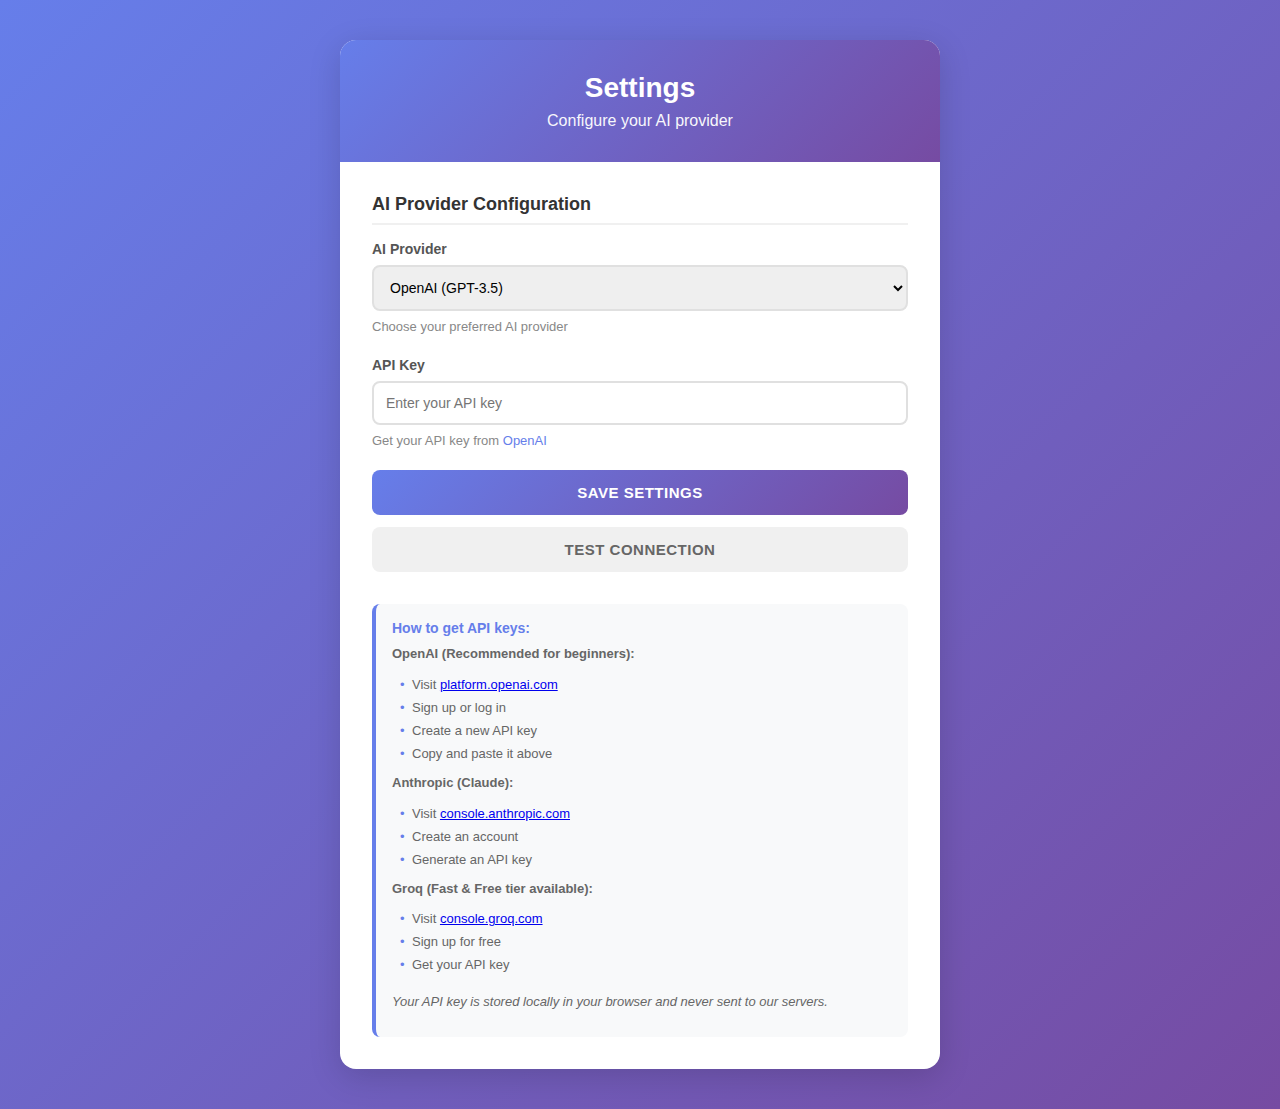
<file: extension/options.html>
<!DOCTYPE html>
<html lang="en">
<head>
  <meta charset="UTF-8">
  <meta name="viewport" content="width=device-width, initial-scale=1.0">
  <title>Prompt Enhancer AI - Settings</title>
  <style>
    * {
      margin: 0;
      padding: 0;
      box-sizing: border-box;
    }

    body {
      font-family: -apple-system, BlinkMacSystemFont, 'Segoe UI', Roboto, Oxygen, Ubuntu, Cantarell, sans-serif;
      background: linear-gradient(135deg, #667eea 0%, #764ba2 100%);
      min-height: 100vh;
      padding: 40px 20px;
    }

    .container {
      max-width: 600px;
      margin: 0 auto;
      background: white;
      border-radius: 16px;
      box-shadow: 0 8px 32px rgba(0, 0, 0, 0.15);
      overflow: hidden;
    }

    .header {
      background: linear-gradient(135deg, #667eea 0%, #764ba2 100%);
      color: white;
      padding: 32px;
      text-align: center;
    }

    .header h1 {
      font-size: 28px;
      font-weight: 700;
      margin-bottom: 8px;
    }

    .header p {
      font-size: 16px;
      opacity: 0.95;
    }

    .content {
      padding: 32px;
    }

    .section {
      margin-bottom: 32px;
    }

    .section:last-child {
      margin-bottom: 0;
    }

    .section-title {
      font-size: 18px;
      font-weight: 600;
      color: #333;
      margin-bottom: 16px;
      padding-bottom: 8px;
      border-bottom: 2px solid #f0f0f0;
    }

    .input-group {
      margin-bottom: 20px;
    }

    .input-group label {
      display: block;
      font-size: 14px;
      font-weight: 600;
      color: #555;
      margin-bottom: 8px;
    }

    .input-group input,
    .input-group select {
      width: 100%;
      padding: 12px;
      border: 2px solid #e0e0e0;
      border-radius: 8px;
      font-size: 14px;
      transition: all 0.2s ease;
      font-family: inherit;
    }

    .input-group input:focus,
    .input-group select:focus {
      outline: none;
      border-color: #667eea;
      box-shadow: 0 0 0 3px rgba(102, 126, 234, 0.1);
    }

    .input-hint {
      font-size: 13px;
      color: #888;
      margin-top: 6px;
      line-height: 1.5;
    }

    .input-hint a {
      color: #667eea;
      text-decoration: none;
    }

    .input-hint a:hover {
      text-decoration: underline;
    }

    .btn {
      width: 100%;
      padding: 14px;
      border: none;
      border-radius: 8px;
      font-size: 15px;
      font-weight: 600;
      cursor: pointer;
      transition: all 0.2s ease;
      text-transform: uppercase;
      letter-spacing: 0.5px;
    }

    .btn-primary {
      background: linear-gradient(135deg, #667eea 0%, #764ba2 100%);
      color: white;
    }

    .btn-primary:hover {
      transform: translateY(-2px);
      box-shadow: 0 6px 20px rgba(102, 126, 234, 0.4);
    }

    .btn-secondary {
      background: #f0f0f0;
      color: #666;
      margin-top: 12px;
    }

    .btn-secondary:hover {
      background: #e0e0e0;
    }

    .success-message,
    .error-message {
      padding: 12px 16px;
      border-radius: 8px;
      margin-bottom: 20px;
      font-size: 14px;
      display: none;
    }

    .success-message {
      background: #d4edda;
      color: #155724;
      border: 1px solid #c3e6cb;
    }

    .error-message {
      background: #f8d7da;
      color: #721c24;
      border: 1px solid #f5c6cb;
    }

    .provider-info {
      background: #f8f9fa;
      border-left: 4px solid #667eea;
      padding: 16px;
      border-radius: 8px;
      margin-top: 16px;
    }

    .provider-info h4 {
      font-size: 14px;
      font-weight: 600;
      color: #667eea;
      margin-bottom: 8px;
    }

    .provider-info p {
      font-size: 13px;
      color: #666;
      line-height: 1.6;
      margin-bottom: 8px;
    }

    .provider-info ul {
      list-style: none;
      padding: 0;
      margin: 8px 0;
    }

    .provider-info li {
      font-size: 13px;
      color: #666;
      padding: 4px 0;
      padding-left: 20px;
      position: relative;
    }

    .provider-info li:before {
      content: "•";
      position: absolute;
      left: 8px;
      color: #667eea;
    }
  </style>
</head>
<body>
  <div class="container">
    <div class="header">
      <h1>Settings</h1>
      <p>Configure your AI provider</p>
    </div>

    <div class="content">
      <div class="success-message" id="success-message"></div>
      <div class="error-message" id="error-message"></div>

      <div class="section">
        <div class="section-title">AI Provider Configuration</div>

        <div class="input-group">
          <label>AI Provider</label>
          <select id="provider">
            <option value="openai">OpenAI (GPT-3.5)</option>
            <option value="anthropic">Anthropic (Claude Haiku)</option>
            <option value="groq">Groq (Mixtral)</option>
          </select>
          <div class="input-hint">
            Choose your preferred AI provider
          </div>
        </div>

        <div class="input-group">
          <label>API Key</label>
          <input type="password" id="api-key" placeholder="Enter your API key">
          <div class="input-hint" id="api-hint">
            Get your API key from <a href="https://platform.openai.com/api-keys" target="_blank">OpenAI</a>
          </div>
        </div>

        <button class="btn btn-primary" id="save-btn">Save Settings</button>
        <button class="btn btn-secondary" id="test-btn">Test Connection</button>
      </div>

      <div class="provider-info">
        <h4>How to get API keys:</h4>
        <p><strong>OpenAI (Recommended for beginners):</strong></p>
        <ul>
          <li>Visit <a href="https://platform.openai.com/api-keys" target="_blank">platform.openai.com</a></li>
          <li>Sign up or log in</li>
          <li>Create a new API key</li>
          <li>Copy and paste it above</li>
        </ul>

        <p><strong>Anthropic (Claude):</strong></p>
        <ul>
          <li>Visit <a href="https://console.anthropic.com/" target="_blank">console.anthropic.com</a></li>
          <li>Create an account</li>
          <li>Generate an API key</li>
        </ul>

        <p><strong>Groq (Fast & Free tier available):</strong></p>
        <ul>
          <li>Visit <a href="https://console.groq.com/" target="_blank">console.groq.com</a></li>
          <li>Sign up for free</li>
          <li>Get your API key</li>
        </ul>

        <p style="margin-top: 16px; font-style: italic;">
          Your API key is stored locally in your browser and never sent to our servers.
        </p>
      </div>
    </div>
  </div>

  <script src="options.js"></script>
</body>
</html>
</file>
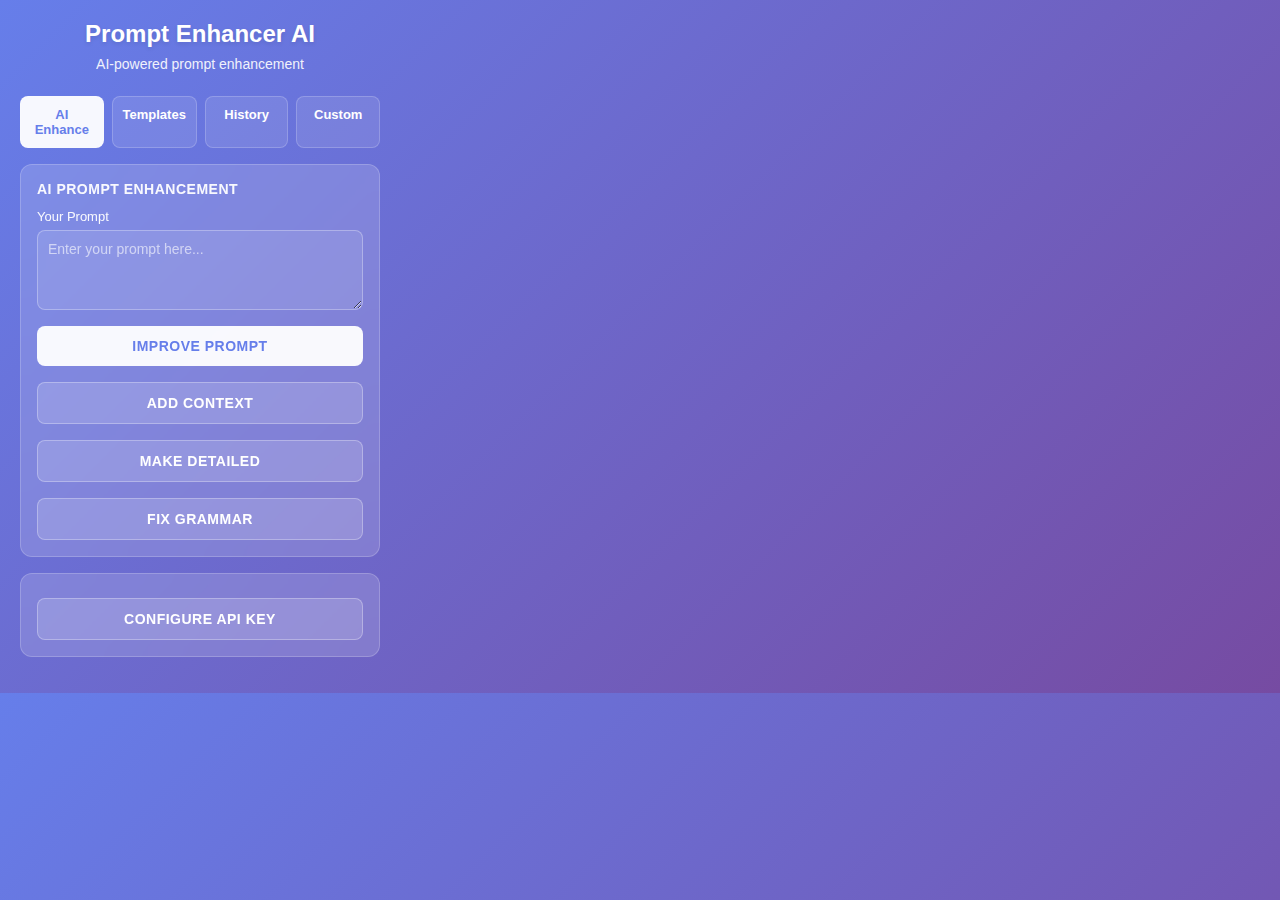
<file: extension/popup.html>
<!DOCTYPE html>
<html lang="en">
<head>
  <meta charset="UTF-8">
  <meta name="viewport" content="width=device-width, initial-scale=1.0">
  <title>Prompt Enhancer</title>
  <style>
    * {
      margin: 0;
      padding: 0;
      box-sizing: border-box;
    }

    body {
      width: 400px;
      font-family: -apple-system, BlinkMacSystemFont, 'Segoe UI', Roboto, Oxygen, Ubuntu, Cantarell, sans-serif;
      background: linear-gradient(135deg, #667eea 0%, #764ba2 100%);
      color: #fff;
    }

    .container {
      padding: 20px;
    }

    .header {
      margin-bottom: 24px;
      text-align: center;
    }

    .header h1 {
      font-size: 24px;
      font-weight: 700;
      margin-bottom: 8px;
      text-shadow: 0 2px 4px rgba(0,0,0,0.1);
    }

    .header p {
      font-size: 14px;
      opacity: 0.9;
    }

    .section {
      background: rgba(255, 255, 255, 0.15);
      backdrop-filter: blur(10px);
      border-radius: 12px;
      padding: 16px;
      margin-bottom: 16px;
      border: 1px solid rgba(255, 255, 255, 0.2);
    }

    .section-title {
      font-size: 14px;
      font-weight: 600;
      margin-bottom: 12px;
      text-transform: uppercase;
      letter-spacing: 0.5px;
      opacity: 0.95;
    }

    .template-list {
      display: flex;
      flex-direction: column;
      gap: 8px;
    }

    .template-item {
      background: rgba(255, 255, 255, 0.1);
      border: 1px solid rgba(255, 255, 255, 0.2);
      border-radius: 8px;
      padding: 12px;
      cursor: pointer;
      transition: all 0.2s ease;
    }

    .template-item:hover {
      background: rgba(255, 255, 255, 0.2);
      transform: translateY(-2px);
      box-shadow: 0 4px 8px rgba(0,0,0,0.2);
    }

    .template-title {
      font-weight: 600;
      font-size: 14px;
      margin-bottom: 4px;
    }

    .template-desc {
      font-size: 12px;
      opacity: 0.85;
      line-height: 1.4;
    }

    .input-group {
      margin-bottom: 12px;
    }

    .input-group label {
      display: block;
      font-size: 13px;
      font-weight: 500;
      margin-bottom: 6px;
      opacity: 0.95;
    }

    .input-group input,
    .input-group textarea {
      width: 100%;
      padding: 10px;
      border: 1px solid rgba(255, 255, 255, 0.3);
      border-radius: 8px;
      background: rgba(255, 255, 255, 0.1);
      color: #fff;
      font-size: 14px;
      font-family: inherit;
      transition: all 0.2s ease;
    }

    .input-group input::placeholder,
    .input-group textarea::placeholder {
      color: rgba(255, 255, 255, 0.6);
    }

    .input-group input:focus,
    .input-group textarea:focus {
      outline: none;
      background: rgba(255, 255, 255, 0.15);
      border-color: rgba(255, 255, 255, 0.5);
    }

    .input-group textarea {
      resize: vertical;
      min-height: 80px;
    }

    .btn {
      width: 100%;
      padding: 12px;
      border: none;
      border-radius: 8px;
      font-size: 14px;
      font-weight: 600;
      cursor: pointer;
      transition: all 0.2s ease;
      text-transform: uppercase;
      letter-spacing: 0.5px;
    }

    .btn-primary {
      background: rgba(255, 255, 255, 0.95);
      color: #667eea;
    }

    .btn-primary:hover {
      background: #fff;
      transform: translateY(-2px);
      box-shadow: 0 4px 12px rgba(0,0,0,0.2);
    }

    .btn-secondary {
      background: rgba(255, 255, 255, 0.15);
      color: #fff;
      border: 1px solid rgba(255, 255, 255, 0.3);
      margin-top: 8px;
    }

    .btn-secondary:hover {
      background: rgba(255, 255, 255, 0.25);
    }

    .history-item {
      background: rgba(255, 255, 255, 0.1);
      border-radius: 8px;
      padding: 10px;
      margin-bottom: 8px;
      font-size: 13px;
      border: 1px solid rgba(255, 255, 255, 0.1);
      cursor: pointer;
      transition: all 0.2s ease;
      word-break: break-word;
    }

    .history-item:hover {
      background: rgba(255, 255, 255, 0.2);
    }

    .history-item:last-child {
      margin-bottom: 0;
    }

    .empty-state {
      text-align: center;
      padding: 20px;
      opacity: 0.7;
      font-size: 13px;
    }

    .tabs {
      display: flex;
      gap: 8px;
      margin-bottom: 16px;
    }

    .tab {
      flex: 1;
      padding: 10px;
      background: rgba(255, 255, 255, 0.1);
      border: 1px solid rgba(255, 255, 255, 0.2);
      border-radius: 8px;
      cursor: pointer;
      text-align: center;
      font-size: 13px;
      font-weight: 600;
      transition: all 0.2s ease;
    }

    .tab.active {
      background: rgba(255, 255, 255, 0.95);
      color: #667eea;
    }

    .tab:hover:not(.active) {
      background: rgba(255, 255, 255, 0.2);
    }

    .tab-content {
      display: none;
    }

    .tab-content.active {
      display: block;
    }

    .stats {
      display: grid;
      grid-template-columns: 1fr 1fr;
      gap: 12px;
      margin-bottom: 16px;
    }

    .stat-card {
      background: rgba(255, 255, 255, 0.1);
      border: 1px solid rgba(255, 255, 255, 0.2);
      border-radius: 8px;
      padding: 12px;
      text-align: center;
    }

    .stat-value {
      font-size: 24px;
      font-weight: 700;
      margin-bottom: 4px;
    }

    .stat-label {
      font-size: 11px;
      text-transform: uppercase;
      letter-spacing: 0.5px;
      opacity: 0.85;
    }

    .ai-actions {
      display: grid;
      grid-template-columns: 1fr;
      gap: 8px;
    }

    .ai-result {
      margin-top: 16px;
      padding-top: 16px;
      border-top: 1px solid rgba(255, 255, 255, 0.2);
    }

    .ai-output {
      background: rgba(255, 255, 255, 0.1);
      border-radius: 8px;
      padding: 12px;
      margin-bottom: 12px;
      font-size: 13px;
      line-height: 1.6;
      white-space: pre-wrap;
      word-break: break-word;
      max-height: 200px;
      overflow-y: auto;
    }

    .loading {
      text-align: center;
      padding: 20px;
    }

    .loading-spinner {
      width: 40px;
      height: 40px;
      border: 4px solid rgba(255, 255, 255, 0.3);
      border-top-color: #fff;
      border-radius: 50%;
      animation: spin 1s linear infinite;
      margin: 0 auto 12px;
    }

    @keyframes spin {
      to { transform: rotate(360deg); }
    }

    .loading p {
      font-size: 13px;
      opacity: 0.9;
    }

    .error-message {
      background: rgba(255, 100, 100, 0.2);
      border: 1px solid rgba(255, 100, 100, 0.4);
      border-radius: 8px;
      padding: 12px;
      margin-top: 12px;
      font-size: 13px;
      line-height: 1.4;
    }
  </style>
</head>
<body>
  <div class="container">
    <div class="header">
      <h1>Prompt Enhancer AI</h1>
      <p>AI-powered prompt enhancement</p>
    </div>

    <div class="tabs">
      <div class="tab active" data-tab="ai">AI Enhance</div>
      <div class="tab" data-tab="templates">Templates</div>
      <div class="tab" data-tab="history">History</div>
      <div class="tab" data-tab="custom">Custom</div>
    </div>

    <div id="ai-tab" class="tab-content active">
      <div class="section">
        <div class="section-title">AI Prompt Enhancement</div>
        <div class="input-group">
          <label>Your Prompt</label>
          <textarea id="ai-input" placeholder="Enter your prompt here..."></textarea>
        </div>
        <div class="ai-actions">
          <button class="btn btn-primary" id="improve-btn">Improve Prompt</button>
          <button class="btn btn-secondary" id="add-context-btn">Add Context</button>
          <button class="btn btn-secondary" id="make-detailed-btn">Make Detailed</button>
          <button class="btn btn-secondary" id="fix-grammar-btn">Fix Grammar</button>
        </div>
        <div id="ai-result" class="ai-result" style="display: none;">
          <div class="section-title">Enhanced Prompt</div>
          <div id="ai-output" class="ai-output"></div>
          <button class="btn btn-primary" id="copy-result">Copy to Clipboard</button>
        </div>
        <div id="ai-loading" class="loading" style="display: none;">
          <div class="loading-spinner"></div>
          <p>AI is enhancing your prompt...</p>
        </div>
      </div>
      <div class="section">
        <button class="btn btn-secondary" id="open-settings">Configure API Key</button>
      </div>
    </div>

    <div id="templates-tab" class="tab-content">
      <div class="section">
        <div class="section-title">Quick Templates</div>
        <div class="template-list">
          <div class="template-item" data-template="code-review">
            <div class="template-title">Code Review</div>
            <div class="template-desc">Request a thorough code review with best practices</div>
          </div>
          <div class="template-item" data-template="bug-fix">
            <div class="template-title">Bug Fix</div>
            <div class="template-desc">Describe a bug and get debugging assistance</div>
          </div>
          <div class="template-item" data-template="feature">
            <div class="template-title">New Feature</div>
            <div class="template-desc">Plan and implement a new feature</div>
          </div>
          <div class="template-item" data-template="refactor">
            <div class="template-title">Refactor Code</div>
            <div class="template-desc">Improve code structure and maintainability</div>
          </div>
          <div class="template-item" data-template="explain">
            <div class="template-title">Explain Code</div>
            <div class="template-desc">Get detailed explanations of code functionality</div>
          </div>
        </div>
      </div>

      <div class="stats">
        <div class="stat-card">
          <div class="stat-value" id="prompt-count">0</div>
          <div class="stat-label">Prompts Used</div>
        </div>
        <div class="stat-card">
          <div class="stat-value" id="saved-count">0</div>
          <div class="stat-label">Saved</div>
        </div>
      </div>
    </div>

    <div id="history-tab" class="tab-content">
      <div class="section">
        <div class="section-title">Recent Prompts</div>
        <div id="history-list"></div>
      </div>
    </div>

    <div id="custom-tab" class="tab-content">
      <div class="section">
        <div class="section-title">Create Custom Template</div>
        <div class="input-group">
          <label>Template Name</label>
          <input type="text" id="custom-name" placeholder="e.g., API Documentation">
        </div>
        <div class="input-group">
          <label>Template Content</label>
          <textarea id="custom-content" placeholder="Enter your prompt template..."></textarea>
        </div>
        <button class="btn btn-primary" id="save-template">Save Template</button>
        <button class="btn btn-secondary" id="clear-history">Clear History</button>
      </div>
    </div>
  </div>

  <script src="api-service.js"></script>
  <script src="popup.js"></script>
</body>
</html>
</file>
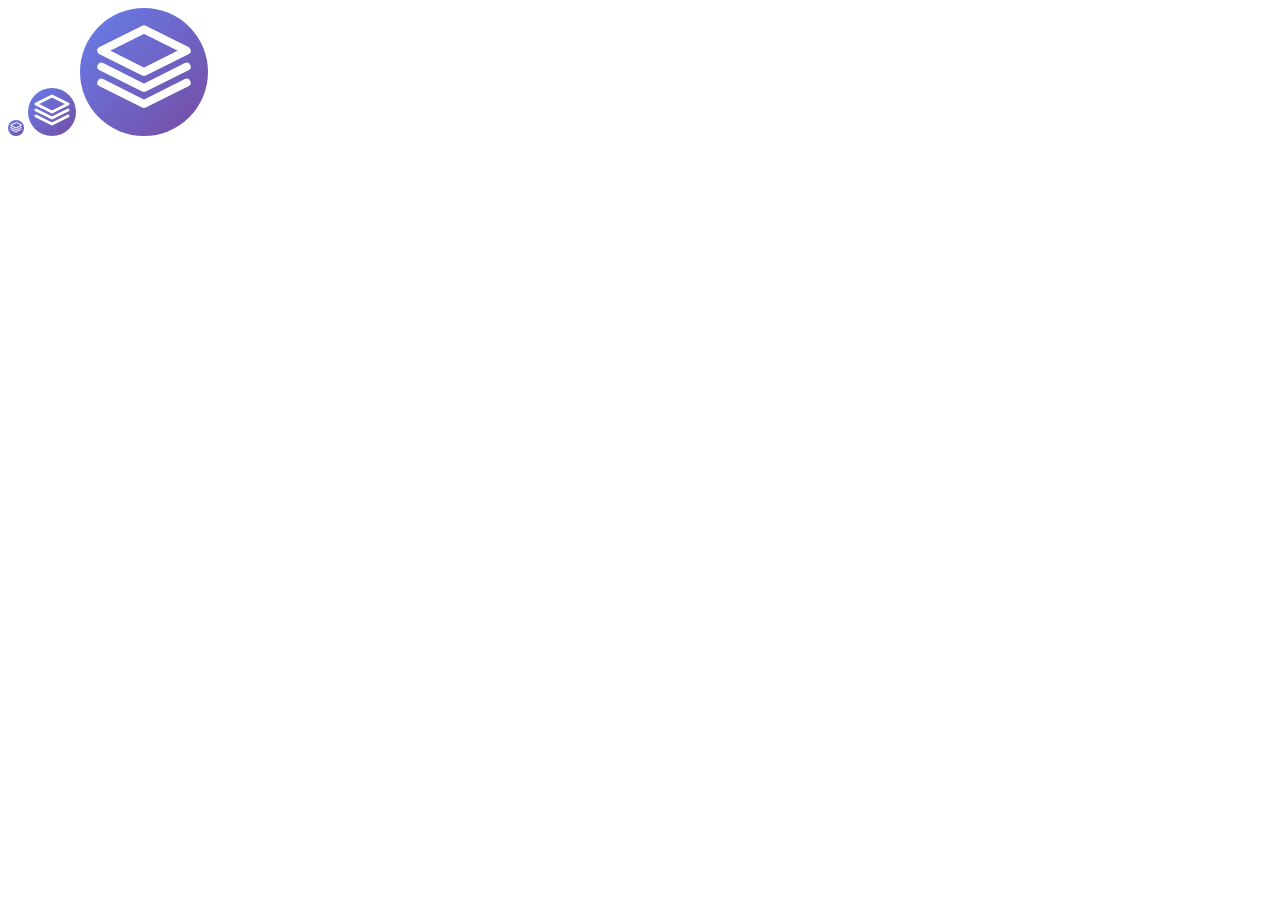
<file: extension/icons/generate-icons.html>
<!DOCTYPE html>
<html>
<head>
  <title>Generate Extension Icons</title>
</head>
<body>
  <canvas id="canvas16" width="16" height="16"></canvas>
  <canvas id="canvas48" width="48" height="48"></canvas>
  <canvas id="canvas128" width="128" height="128"></canvas>

  <script>
    function drawIcon(canvas, size) {
      const ctx = canvas.getContext('2d');

      const gradient = ctx.createLinearGradient(0, 0, size, size);
      gradient.addColorStop(0, '#667eea');
      gradient.addColorStop(1, '#764ba2');

      ctx.fillStyle = gradient;
      ctx.beginPath();
      ctx.arc(size / 2, size / 2, size / 2, 0, Math.PI * 2);
      ctx.fill();

      ctx.strokeStyle = 'white';
      ctx.lineWidth = size / 16;
      ctx.lineCap = 'round';
      ctx.lineJoin = 'round';

      const scale = size / 24;

      ctx.beginPath();
      ctx.moveTo(12 * scale, 4 * scale);
      ctx.lineTo(4 * scale, 8 * scale);
      ctx.lineTo(12 * scale, 12 * scale);
      ctx.lineTo(20 * scale, 8 * scale);
      ctx.closePath();
      ctx.stroke();

      ctx.beginPath();
      ctx.moveTo(4 * scale, 14 * scale);
      ctx.lineTo(12 * scale, 18 * scale);
      ctx.lineTo(20 * scale, 14 * scale);
      ctx.stroke();

      ctx.beginPath();
      ctx.moveTo(4 * scale, 11 * scale);
      ctx.lineTo(12 * scale, 15 * scale);
      ctx.lineTo(20 * scale, 11 * scale);
      ctx.stroke();
    }

    drawIcon(document.getElementById('canvas16'), 16);
    drawIcon(document.getElementById('canvas48'), 48);
    drawIcon(document.getElementById('canvas128'), 128);

    console.log('Icons generated! Right-click each canvas and save as PNG:');
    console.log('- icon16.png (16x16)');
    console.log('- icon48.png (48x48)');
    console.log('- icon128.png (128x128)');
  </script>
</body>
</html>
</file>
